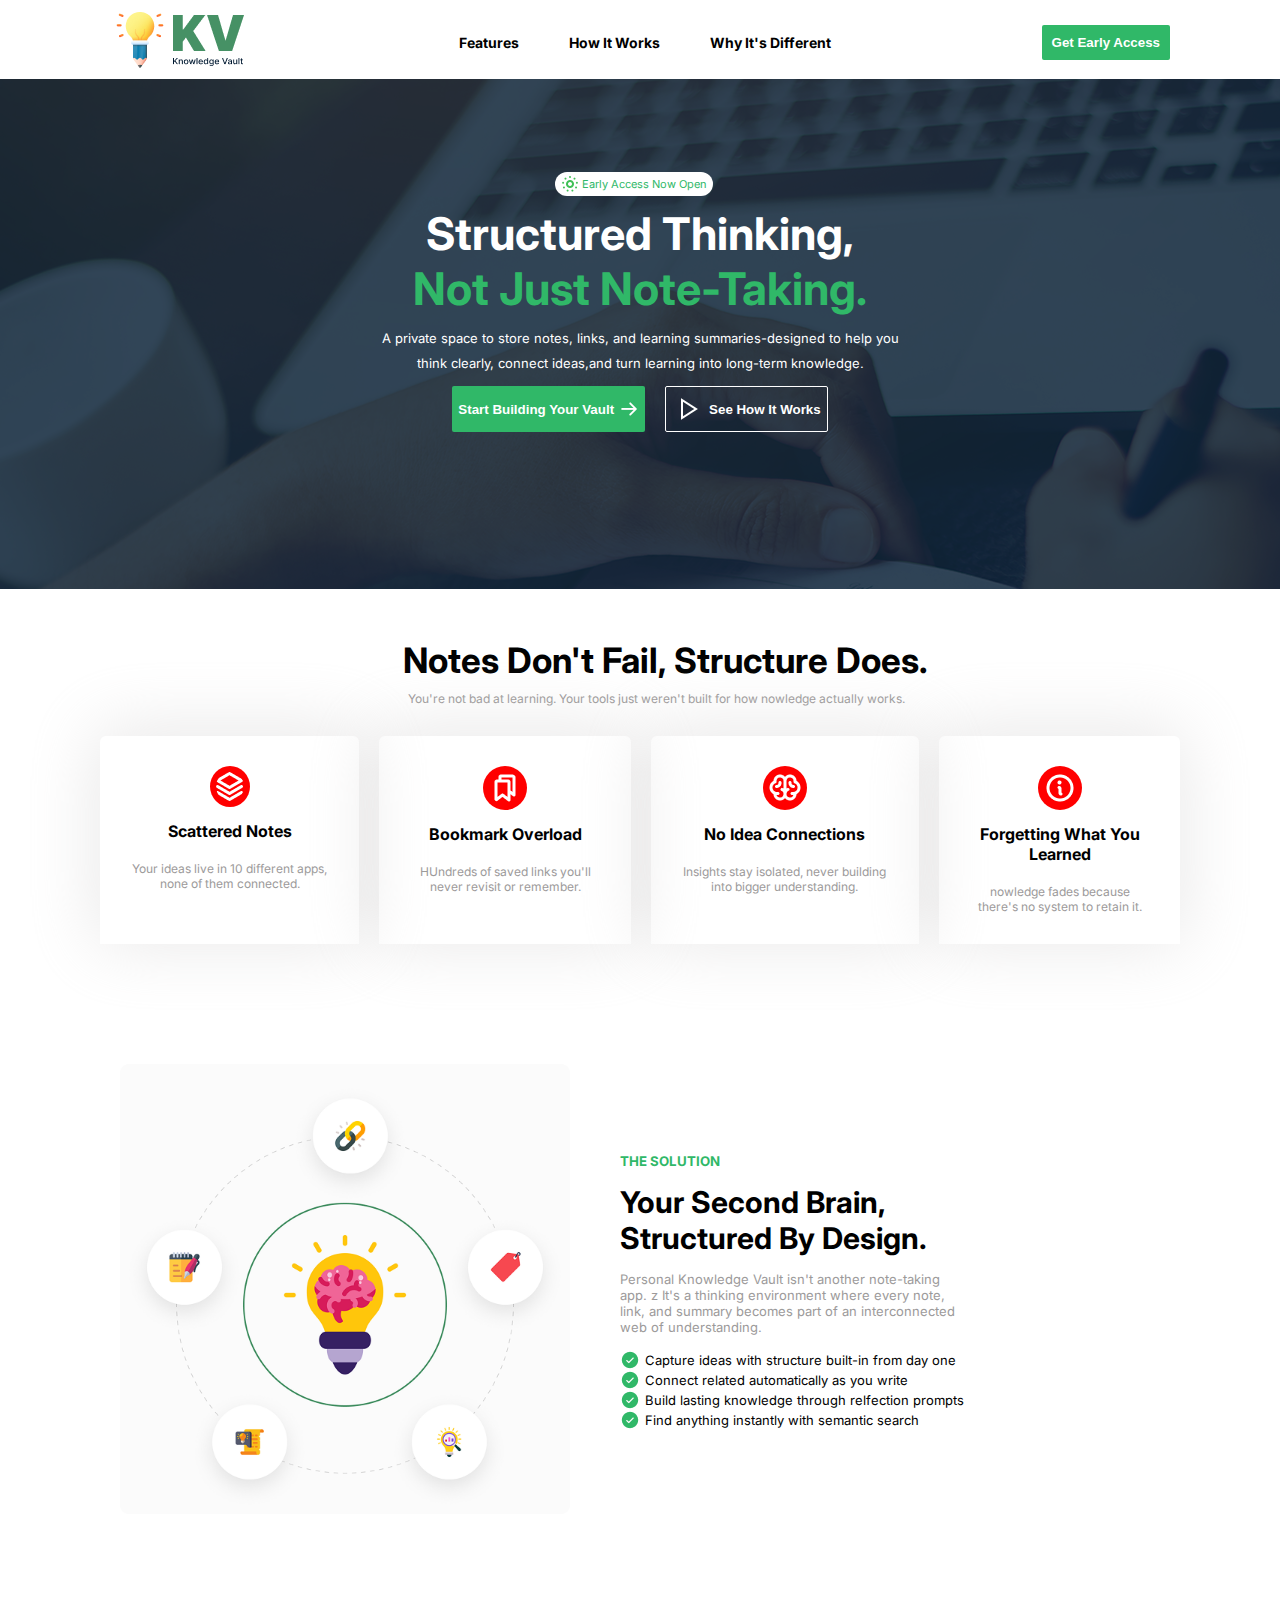
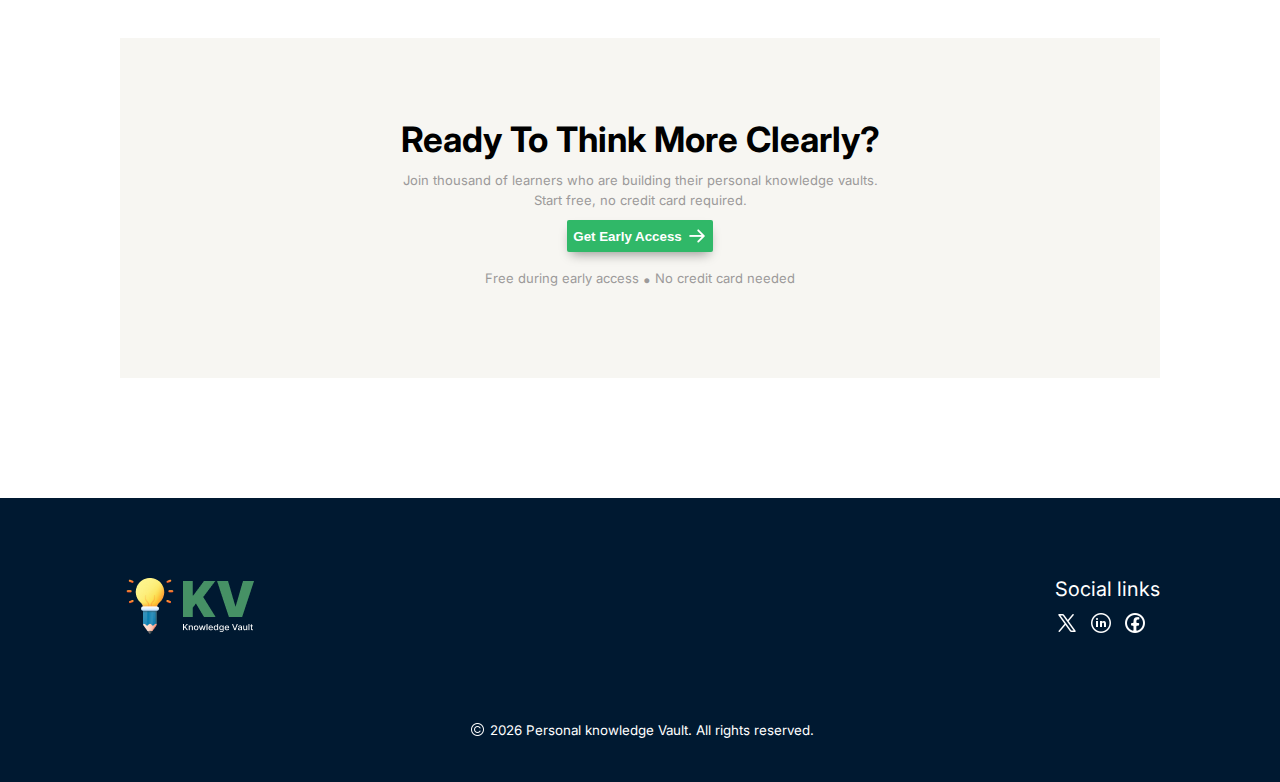
<file: index.html>
<!DOCTYPE html>
<html lang="en">
<head>
    <meta charset="UTF-8">
    <meta name="viewport" content="width=device-width, initial-scale=1.0">
    <title>KnowledgeVault</title>
    <link rel="preconnect" href="https://fonts.googleapis.com">
    <link rel="preconnect" href="https://fonts.gstatic.com" crossorigin>
    <link href="https://fonts.googleapis.com/css2?family=Inter:ital,opsz,wght@0,14..32,100..900;1,14..32,100..900&family=Open+Sans:ital,wght@0,300..800;1,300..800&display=swap" rel="stylesheet">
    <link rel="stylesheet" href="./style.css">

</head>
<body class="wrapper">
    <header>
        <nav class="nav-container">
            <div class="logo">
                <img src="./assets/logo-navbar.png" alt="">
            </div>
            <div class="navbar">
                <ul>
                    <li><a href="">Features</a></li>
                    <li><a href="">How It Works</a></li>
                    <li><a href="">Why It's Different</a></li>
                </ul>
            </div>
            <div class="navBtn">
                <button>Get Early Access</button>
            </div>
        </nav>
        <section id="banner">
            <div class="banner-container">
                <div class="bannerInfo">
                    <div class="live">
                        <img src="./assets/livedot.png">
                        <h5>Early Access Now Open</h5>
                    </div>
                    <h1>Structured Thinking,</h1>
                    <h1><span style="color: #30B868;">Not Just Note-Taking.</span></h1>
                    <p>A private space to store notes, links, and learning summaries-designed to help you think clearly, connect ideas,and turn learning into long-term knowledge.</p>
                </div>
                <div class="bannerBtn">
                    <button class="banner-left-btn">Start Building Your Vault <img src="./assets/ArrowRight.png" alt=""></button>
                    <button class="banner-right-btn"><img src="./assets/playBtn.png" alt=""> See How It Works</button>
                </div>
            </div>
        </section>
    </header>

    <section id="card-section">
        <div class="card-box">
            <div class="card-flex">
                <div class="card-info">
                    <h2>Notes Don't Fail, Structure Does.</h2>
                    <p>You're not bad at learning. Your tools just weren't built for how nowledge actually works.</p>
                </div>
            </div>
            <div class="cards">
                <div class="card-item">
                    <img src="./assets/Vector.png" alt="">
                    <h4>Scattered Notes</h4>
                    <p>Your ideas live in 10 different apps, none of them connected.</p>
                </div>
                <div class="card-item">
                    <img src="./assets/Bookmarks.png" alt="">
                    <h4>Bookmark Overload</h4>
                    <p>HUndreds of saved links you'll never revisit or remember.</p>
                </div>
                <div class="card-item">
                    <img src="./assets/Brain.png" alt="">
                    <h4>No Idea Connections</h4>
                    <p>Insights stay isolated, never building into bigger understanding.</p>
                </div>
                <div class="card-item">
                    <img src="./assets/Info.png" alt="">
                    <h4>Forgetting What You Learned</h4>
                    <p>nowledge fades because there's no system to retain it.</p>
                </div>
            </div>
        </div>
    </section>

    <section id="solution">
        <div class="solution-box">
            <div class="solutionImage">
                <img src="./assets/knowledge.png" alt="">
            </div>
            <div class="solutionInfo">
                <h5>THE SOLUTION</h5>
                <h2>Your Second Brain, Structured By Design.</h2>
                <p>Personal Knowledge Vault isn't another note-taking app. z It's a thinking environment where every note, link, and summary becomes part of an interconnected web of understanding.</p>
                <ul>
                    <li><img src="./assets/CheckCircle.png" alt=""> Capture ideas with structure built-in from day one</li>
                    <li><img src="./assets/CheckCircle.png" alt="">Connect related automatically as you write</li>
                    <li><img src="./assets/CheckCircle.png" alt="">Build lasting knowledge through relfection prompts</li>
                    <li><img src="./assets/CheckCircle.png" alt="">Find anything instantly with semantic search</li>
                </ul>
            </div>
        </div>
    </section>

    <section id="readySection">
        <div class="ready-container">
            <h3>Ready To Think More Clearly?</h3>
            <p>Join thousand of learners who are building their personal knowledge vaults. Start free, no credit card required.</p>
            <div class="readyBtn">
                <button class="readyBtn-low">Get Early Access <img src="./assets/ArrowRight.png" alt=""></button>
            </div>
            <div class="paraStyle">
                <p>Free during early access<span class="dot">.</span>No credit card needed</p>
            </div>
        </div>
    </section>

    <footer>
        <div class="footer-container">
            <div class="footer-logo">
                <img src="./assets/logo-footer.png" alt="">
            </div>
            <div class="social-links">
                <div><p>Social links</p></div>
                <div class="socialIcons">
                    <a href=""><img src="./assets/x.png"></a>
                    <a href=""><img src="./assets/in.png"></a>
                    <a href=""><img src="./assets/fb.png"></a>
                </div>
            </div>
        </div>
        <div class="copyright">
            <img src="./assets/cr.png">
            <small style="color: white;">2026 Personal knowledge Vault. All rights reserved.</small>
        </div>
    </footer>
</body>
</html>
</file>
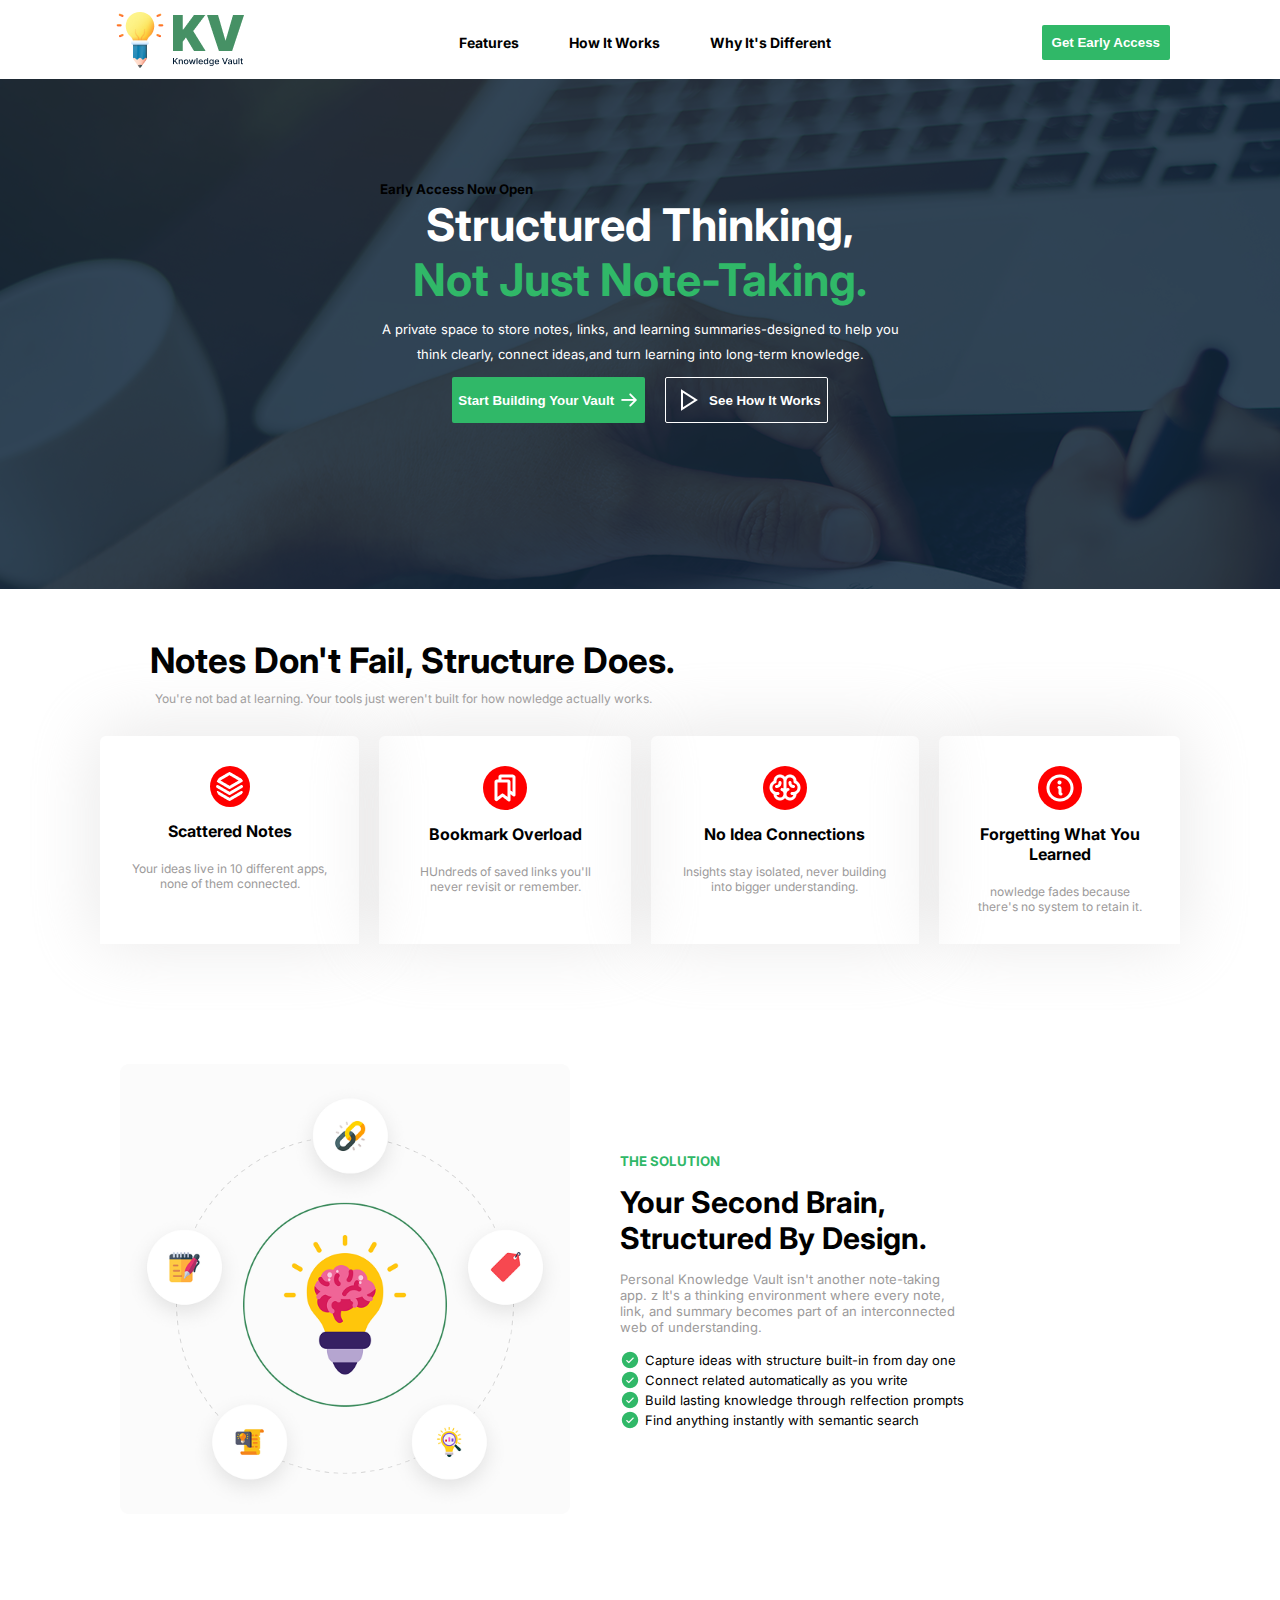
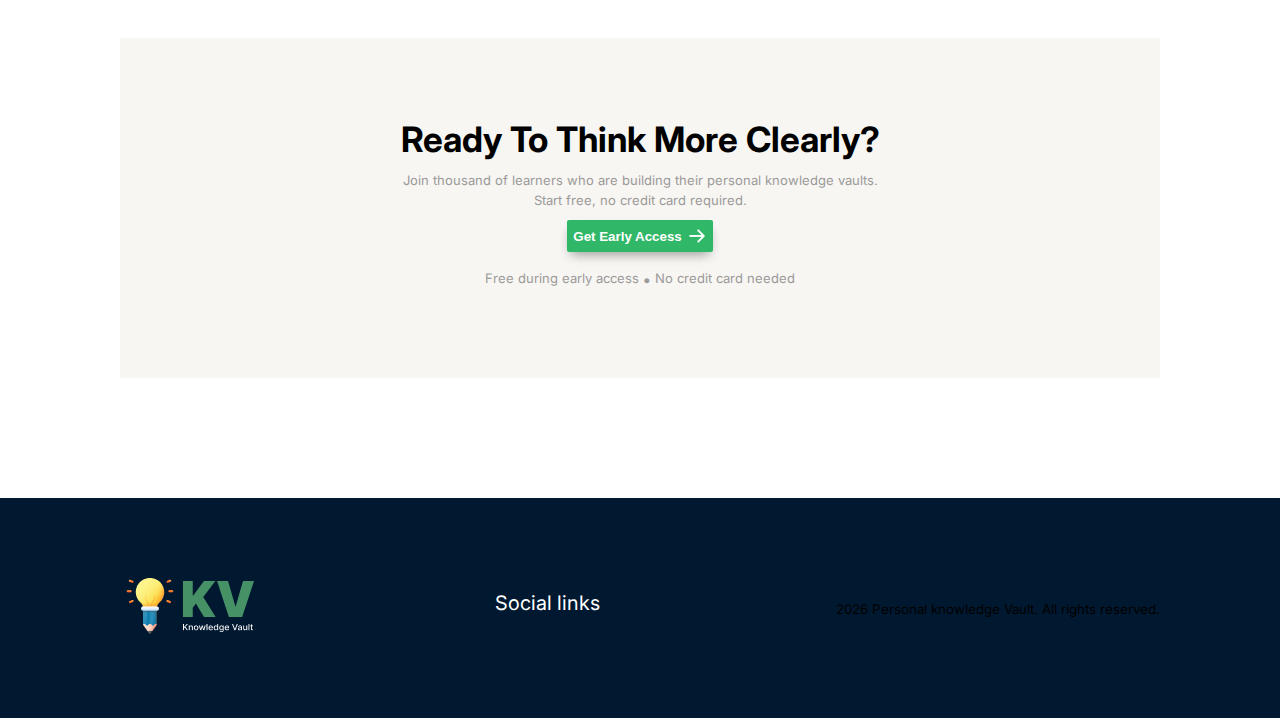
<file: home.html>
<!DOCTYPE html>
<html lang="en">
<head>
    <meta charset="UTF-8">
    <meta name="viewport" content="width=device-width, initial-scale=1.0">
    <title>KnowledgeVault</title>
    <link rel="preconnect" href="https://fonts.googleapis.com">
    <link rel="preconnect" href="https://fonts.gstatic.com" crossorigin>
    <link href="https://fonts.googleapis.com/css2?family=Inter:ital,opsz,wght@0,14..32,100..900;1,14..32,100..900&family=Open+Sans:ital,wght@0,300..800;1,300..800&display=swap" rel="stylesheet">
    <link rel="stylesheet" href="style.css">

</head>
<body>
    <header>
        <nav class="nav-container">
            <div class="logo">
                <img src="/assets/logo-navbar.png" alt="">
            </div>
            <div class="navbar">
                <ul>
                    <li><a href="">Features</a></li>
                    <li><a href="">How It Works</a></li>
                    <li><a href="">Why It's Different</a></li>
                </ul>
            </div>
            <div class="navBtn">
                <button>Get Early Access</button>
            </div>
        </nav>
        <section id="banner">
            <div class="banner-container">
                <div class="bannerInfo">
                    <h5>Early Access Now Open</h5>
                    <h1>Structured Thinking,</h1>
                    <h1><span style="color: #30B868;">Not Just Note-Taking.</span></h1>
                    <p>A private space to store notes, links, and learning summaries-designed to help you think clearly, connect ideas,and turn learning into long-term knowledge.</p>
                </div>
                <div class="bannerBtn">
                    <button class="banner-left-btn">Start Building Your Vault <img src="/assets/ArrowRight.png" alt=""></button>
                    <button class="banner-right-btn"><img src="/assets/playBtn.png" alt=""> See How It Works</button>
                </div>
            </div>
        </section>
    </header>

    <section id="card-section">
        <div class="card-box">
            <div class="card-info">
                <h2>Notes Don't Fail, Structure Does.</h2>
                <p>You're not bad at learning. Your tools just weren't built for how nowledge actually works.</p>
            </div>
            <div class="cards">
                <div class="card-item">
                    <img src="/assets/Vector.png" alt="">
                    <h4>Scattered Notes</h4>
                    <p>Your ideas live in 10 different apps, none of them connected.</p>
                </div>
                <div class="card-item">
                    <img src="/assets/Bookmarks.png" alt="">
                    <h4>Bookmark Overload</h4>
                    <p>HUndreds of saved links you'll never revisit or remember.</p>
                </div>
                <div class="card-item">
                    <img src="/assets/Brain.png" alt="">
                    <h4>No Idea Connections</h4>
                    <p>Insights stay isolated, never building into bigger understanding.</p>
                </div>
                <div class="card-item">
                    <img src="/assets/Info.png" alt="">
                    <h4>Forgetting What You Learned</h4>
                    <p>nowledge fades because there's no system to retain it.</p>
                </div>
            </div>
        </div>
    </section>

    <section id="solution">
        <div class="solution-box">
            <div class="solutionImage">
                <img src="/assets/knowledge.png" alt="">
            </div>
            <div class="solutionInfo">
                <h5>THE SOLUTION</h5>
                <h2>Your Second Brain, Structured By Design.</h2>
                <p>Personal Knowledge Vault isn't another note-taking app. z It's a thinking environment where every note, link, and summary becomes part of an interconnected web of understanding.</p>
                <ul>
                    <li><img src="/assets/CheckCircle.png" alt=""> Capture ideas with structure built-in from day one</li>
                    <li><img src="/assets/CheckCircle.png" alt="">Connect related automatically as you write</li>
                    <li><img src="/assets/CheckCircle.png" alt="">Build lasting knowledge through relfection prompts</li>
                    <li><img src="/assets/CheckCircle.png" alt="">Find anything instantly with semantic search</li>
                </ul>
            </div>
        </div>
    </section>

    <section id="readySection">
        <div class="ready-container">
            <h3>Ready To Think More Clearly?</h3>
            <p>Join thousand of learners who are building their personal knowledge vaults. Start free, no credit card required.</p>
            <div class="readyBtn">
                <button class="readyBtn-low">Get Early Access <img src="/assets/ArrowRight.png" alt=""></button>
            </div>
            <div class="paraStyle">
                <p>Free during early access<span class="dot">.</span>No credit card needed</p>
            </div>
        </div>
    </section>

    <footer>
        <div class="footer-container">
            <div class="footer-logo">
                <img src="/assets/logo-footer.png" alt="">
            </div>
            <div class="social-links">
                <div><p>Social links</p></div>
                <div class="socialIcons">
                    <a href=""></a>
                    <a href=""></a>
                    <a href=""></a>
                </div>
            </div>
            <div>
                <small>2026 Personal knowledge Vault. All rights reserved.</small>
            </div>
        </div>
    </footer>
</body>
</html>
</file>
<file: style.css>
*{
    margin: 0;
    padding: 0;
}
body{
    font-family: "Inter", sans-serif;
}
body .wapper{
    width: 1440px;
    margin: 0 auto;
}

/* Navigation bar */

.nav-container{
    display: flex;
    width: 1060px;
    margin: 0 auto;
    padding-top: 10px;
    padding-bottom: 5px;
    justify-content: space-between;
    align-items: center;
}
.logo img{
    height: 60px;
    width: 139px;
}
.navbar ul{
    display: flex;
    list-style: none;
    gap: 50px;
}
.navbar ul li a{
    text-decoration: none;
    color: black;
    font-weight: bold;
    font-size: 14px;
}
.navBtn button{
    border: none;
    background-color: #30B868;
    color: white;
    font-weight: bold;
    padding: 10px;
    border-radius: 2px;
    cursor: pointer;
}

/* Banner */

#banner{
    background-image: url(./assets/hero-bg.png);
    height: 510px;
    display: flex;
    align-items: center;
    justify-content: center;
}
.banner-container{
    max-width: 520px;
    max-height: 400px;
    padding: 70px 110px 134px 110px;
    align-items: stretch;
}
.live{
    display: flex;
    align-items: center;
    justify-content: center;
    gap: 4px;
    background-color: white;
    width: 150px;
    border-radius: 20px;
    padding: 4px;
    margin-left: 175px;
    margin-bottom: 10px;
}
.bannerInfo .live h5{
    font-size: 11px;
    color: #30B868;
    font-weight: normal;
}
.bannerInfo h1{
    color: white;
    font-size: 45px;
    text-align: center;
}
.bannerInfo p{
    margin-top: 10px;
    margin-bottom: 10px;
    color: white;
    font-size: 13px;
    text-align: center;
    line-height: 25px;
}
.bannerBtn{
    /* padding-left: 120px; */
    display: flex;
    justify-content: center;
    gap: 20px;
}
.banner-left-btn{
    display: flex;
    align-items: center;
    gap: 5px;
    border: none;
    background-color: #30B868;
    color: white;
    font-weight: bold;
    padding: 6px;
    border-radius: 2px;
    cursor: pointer;
}
.banner-right-btn{
    display: flex;
    align-items: center;
    gap: 5px;
    border: 1px solid white;
    background-color: transparent;
    color: white;
    font-weight: bold;
    padding: 6px;
    border-radius: 2px;
    cursor: pointer;
}

/* card section */
#card-section{
    padding-top: 50px;
    padding-left: 100px;
    padding-right: 100px;
}
.card-flex{
    display: flex;
    align-items: center;
    justify-content: center;
}
.card-info{
    margin-left: 50px;
}
.card-info h2{
    font-size: 35px;
    padding-bottom: 10px;
}
.card-info p{
    font-size: 12px;
    color: rgb(155, 153, 153);
    padding-left: 5px;
    padding-bottom: 30px;
}
.cards{
    display: flex;
    text-align: center;
    gap: 20px;
}
.card-item img{
    background-color: red;
    border-radius: 50%;
    padding: 6px;
}
.card-item{
    padding-top: 40px;
    padding: 30px;
    box-shadow: 0px -4px 70px 4px rgba(212, 210, 210, 0.497);
    border-top-left-radius: 6px;
    border-top-right-radius: 6px;
}
.card-item h4{
    padding-top: 10px;
    padding-bottom: 10px;
}
.card-item p{
    padding-top: 10px;
    font-size: 12px;
    color: rgb(156, 154, 154);
}

/* solution section */
#solution{
    padding: 120px;
}
.solution-box{
    display: flex;
    align-items: center;
    gap: 50px;
}
.solutionImage img{
    height: 450px;
    width: 450px;
}
.solutionInfo h5{
    color: #30B868;
    padding-bottom: 15px;
}
.solutionInfo h2{
    max-width: 350px;
    font-size: 30px;
    padding-bottom: 15px;
}
.solutionInfo p{
    max-width: 350px;
    font-size: 13px;
    padding-bottom: 15px;
    color: rgb(156, 154, 154);
}
.solutionInfo ul{
    max-width: 350px;
    font-size: 13px;
    list-style: none;
}
.solutionInfo ul li{
    display: flex;
    align-items: center;
    gap: 5px;
}

/* ready section */
#readySection{
    padding: 0px 120px 120px 120px;
    display: flex;
    align-items: center;
    justify-content: center;
}
.ready-container{
    text-align: center;
    padding: 80px 40px;
    background-color: #F7F6F2;
}
.ready-container h3{
    font-size: 35px;
}
.ready-container p{
    line-height: 20px;
    margin-left: 230px;
    margin-right: 230px;
    padding-top: 10px;
    padding-bottom: 10px;
    font-size: 13px;
    color: rgb(156, 154, 154);
}
.readyBtn{
    display: flex;
    justify-content: center;
    /* box-shadow: 0px 4px 70px 4px rgba(212, 210, 210, 0.497); */
}
.readyBtn-low{
    display: flex;
    align-items: center;
    gap: 5px;
    border: none;
    background-color: #30B868;
    color: white;
    font-weight: bold;
    padding: 6px;
    border-radius: 2px;
    cursor: pointer;
    box-shadow: 0px 6px 12px -4px rgba(0, 0, 0, 0.4);
}
.dot{
    font-size: 30px;
    font-weight: bold;
    margin:0 4px;
}

/* footer section */
.footer-container{
    background-color: #001931;
    height: 200px;
    display: flex;
    align-items: center;
    justify-content: space-between;
    padding: 10px 120px;
}
.social-links{
    color: white;
    font-size: 20px;
}
.socialIcons {
    display: flex;
    gap: 10px;
    padding-top: 10px;
}
.copyright{
    background-color: #001931;
    display: flex;
    align-items: center;
    justify-content: center;
    padding-bottom: 40px;
}
.copyright img{
    padding: 4px;
}
</file>
